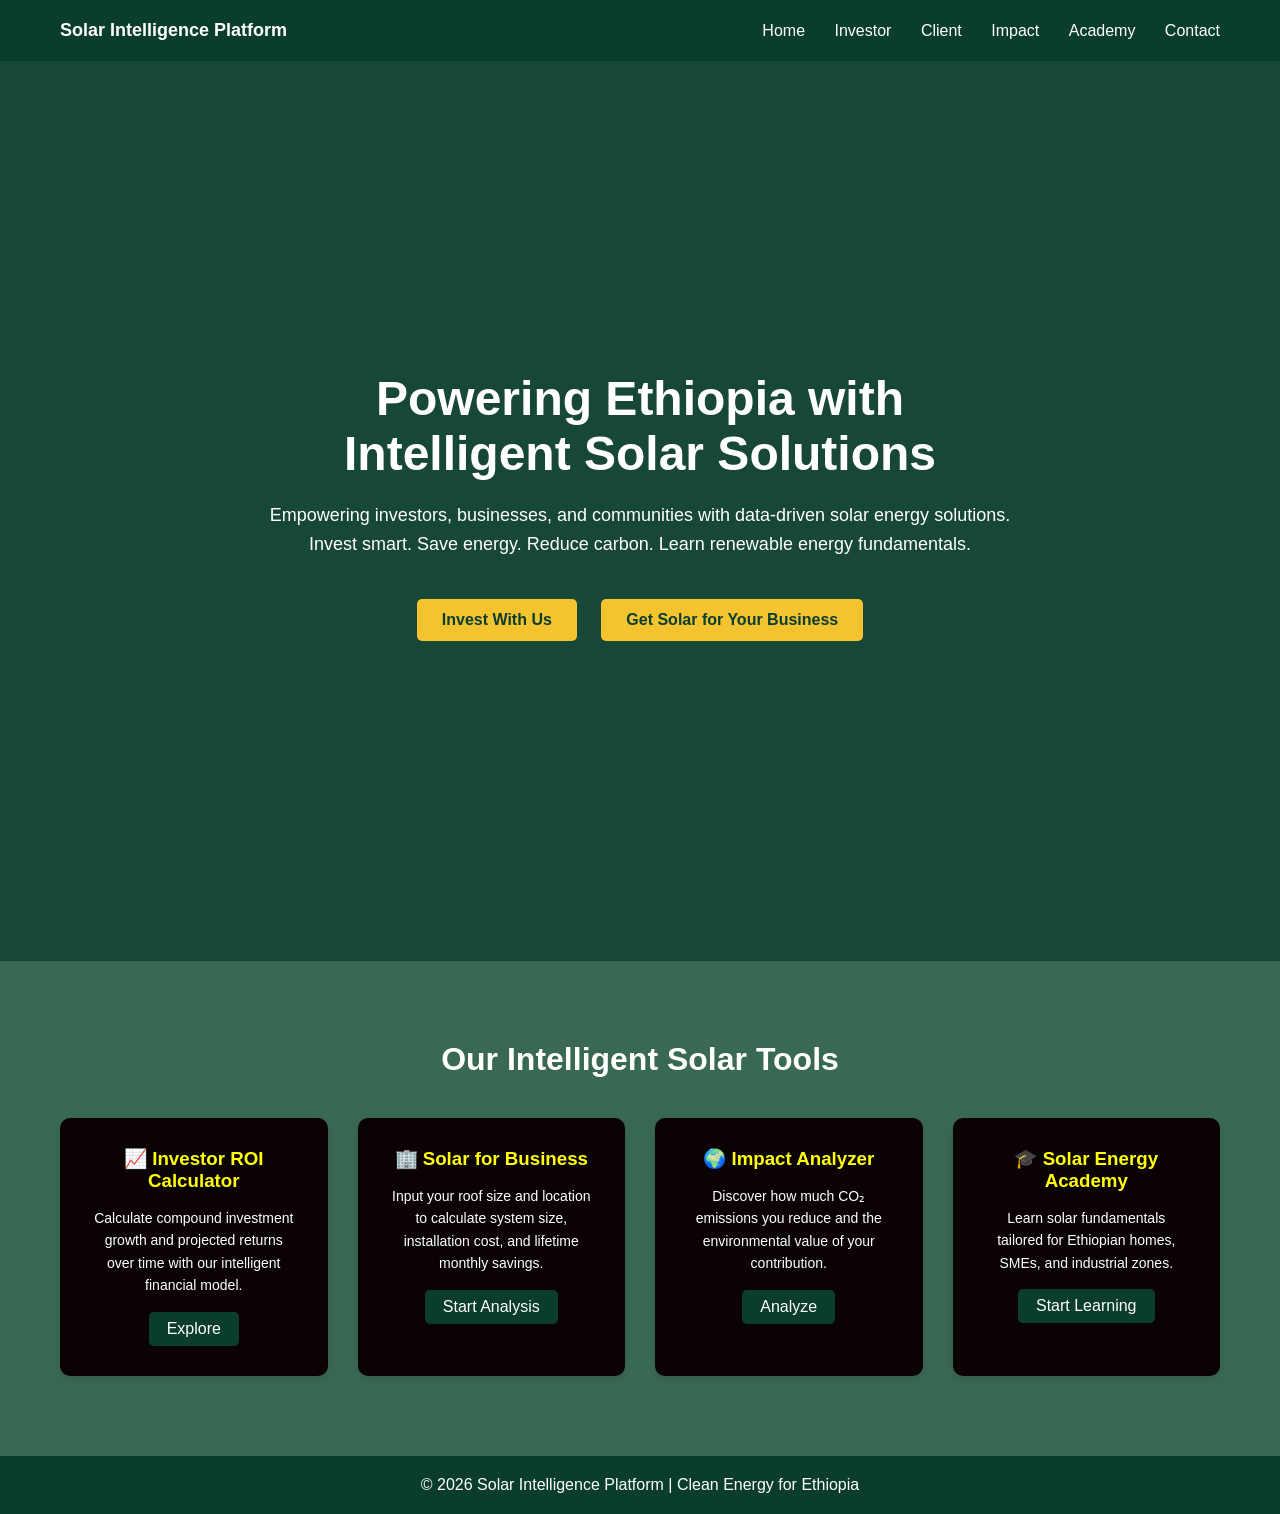
<file: index.html>
<!DOCTYPE html>
<html lang="en">
<head>
    <meta charset="UTF-8">
    <title>Solar Intelligence Platform</title>
    <meta name="viewport" content="width=device-width, initial-scale=1.0">
    
    <!-- CSS -->
    <link rel="stylesheet" href="css/style.css">
</head>

<body>

<!-- ================= HEADER ================= -->
<header>
    <div class="logo">Solar Intelligence Platform</div>

    <nav>
        <a href="index.html">Home</a>
        <a href="investor.html">Investor</a>
        <a href="client.html">Client</a>
        <a href="impact.html">Impact</a>
        <a href="academy.html">Academy</a>
        <a href="contact.html">Contact</a>
    </nav>
</header>


<!-- ================= HERO SECTION ================= -->
<section class="hero">

    <!-- Background Video -->
    <video autoplay muted loop playsinline class="background-video">
        <source src="video/video1.mp4" type="video/mp4">
    </video>

    <!-- Dark Overlay -->
    <div class="overlay"></div>

    <!-- Hero Content -->
    <div class="hero-content">
        <h1>Powering Ethiopia with Intelligent Solar Solutions</h1>
        <p>
            Empowering investors, businesses, and communities with data-driven solar energy solutions.
            Invest smart. Save energy. Reduce carbon. Learn renewable energy fundamentals.
        </p>

        <div class="hero-buttons">
            <a href="investor.html" class="btn">Invest With Us</a>
            <a href="client.html" class="btn">Get Solar for Your Business</a>
        </div>
    </div>

</section>


<!-- ================= FEATURES SECTION ================= -->
<section class="features">

    <h2>Our Intelligent Solar Tools</h2>

    <div class="feature-grid">

        <div class="feature-card">
            <h3>📈 Investor ROI Calculator</h3>
            <p>
                Calculate compound investment growth and projected returns
                over time with our intelligent financial model.
            </p>
            <a href="investor.html" class="btn-small">Explore</a>
        </div>

        <div class="feature-card">
            <h3>🏢 Solar for Business</h3>
            <p>
                Input your roof size and location to calculate system size,
                installation cost, and lifetime monthly savings.
            </p>
            <a href="client.html" class="btn-small">Start Analysis</a>
        </div>

        <div class="feature-card">
            <h3>🌍 Impact Analyzer</h3>
            <p>
                Discover how much CO₂ emissions you reduce and the
                environmental value of your contribution.
            </p>
            <a href="impact.html" class="btn-small">Analyze</a>
        </div>

        <div class="feature-card">
            <h3>🎓 Solar Energy Academy</h3>
            <p>
                Learn solar fundamentals tailored for Ethiopian homes,
                SMEs, and industrial zones.
            </p>
            <a href="academy.html" class="btn-small">Start Learning</a>
        </div>

    </div>

</section>


<!-- ================= FOOTER ================= -->
<footer>
    © 2026 Solar Intelligence Platform | Clean Energy for Ethiopia
</footer>


</body>
</html>
</file>
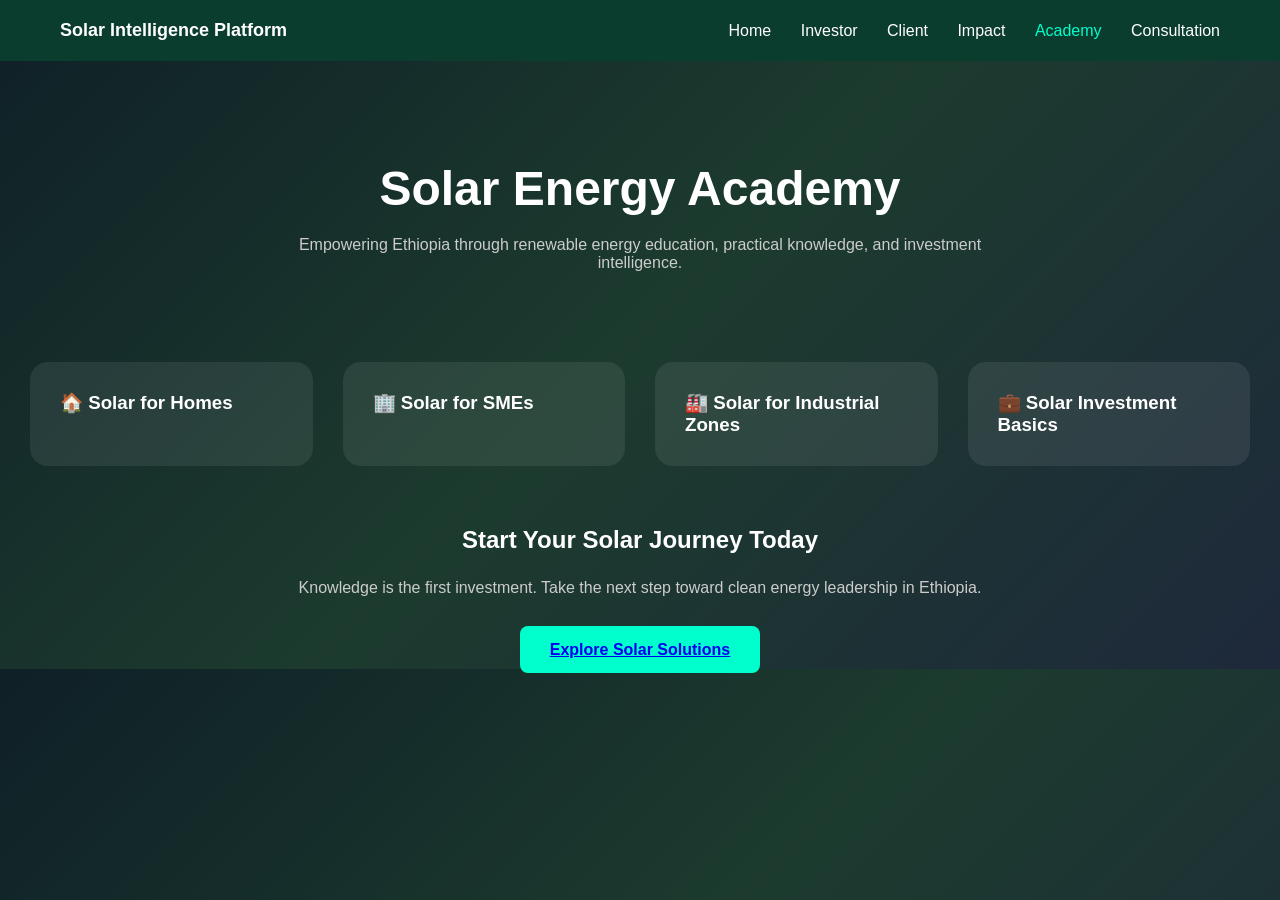
<file: academy.html>
<!DOCTYPE html>
<html lang="en">
<head>
    <meta charset="UTF-8">
    <title>Solar Academy | Solar Intelligence Platform</title>
    <meta name="viewport" content="width=device-width, initial-scale=1.0">

    <link rel="stylesheet" href="css/style.css">
</head>

<body class="academy-body">

<header>
    <div class="logo">Solar Intelligence Platform</div>
    <nav>
        <a href="index.html">Home</a>
        <a href="investor.html">Investor</a>
        <a href="client.html">Client</a>
        <a href="impact.html">Impact</a>
        <a href="academy.html" class="active">Academy</a>
        <a href="consultation.html">Consultation</a>
    </nav>
</header>

<section class="academy-hero">
    <h1>Solar Energy Academy</h1>
    <p>
        Empowering Ethiopia through renewable energy education,
        practical knowledge, and investment intelligence.
    </p>
</section>

<section class="academy-content">

    <div class="academy-grid">

        <div class="academy-card" onclick="toggleContent(this)">
            <h3>🏠 Solar for Homes</h3>
            <div class="academy-details">
                <ul>
                    <li>How residential solar systems work</li>
                    <li>Battery storage & backup systems</li>
                    <li>Reducing monthly electricity bills</li>
                    <li>Government policies & incentives</li>
                </ul>
            </div>
        </div>

        <div class="academy-card" onclick="toggleContent(this)">
            <h3>🏢 Solar for SMEs</h3>
            <div class="academy-details">
                <ul>
                    <li>Energy cost optimization strategies</li>
                    <li>ROI & financial modeling</li>
                    <li>Reducing diesel generator reliance</li>
                    <li>Long-term operational savings</li>
                </ul>
            </div>
        </div>

        <div class="academy-card" onclick="toggleContent(this)">
            <h3>🏭 Solar for Industrial Zones</h3>
            <div class="academy-details">
                <ul>
                    <li>Large-scale solar deployment</li>
                    <li>Grid integration & hybrid systems</li>
                    <li>Industrial load management</li>
                    <li>Energy independence strategy</li>
                </ul>
            </div>
        </div>

        <div class="academy-card" onclick="toggleContent(this)">
            <h3>💼 Solar Investment Basics</h3>
            <div class="academy-details">
                <ul>
                    <li>Understanding solar ROI</li>
                    <li>Carbon credits & ESG investing</li>
                    <li>Compound growth strategy</li>
                    <li>Long-term capital appreciation</li>
                </ul>
            </div>
        </div>

    </div>

</section>

<section class="academy-cta">
    <h2>Start Your Solar Journey Today</h2>
    <p>
        Knowledge is the first investment. Take the next step toward
        clean energy leadership in Ethiopia.
    </p>
    <a href="client.html" class="btn-glow big-btn">
        Explore Solar Solutions
    </a>
</section>

<script src="js/academy.js"></script>

</body>
</html>
</file>
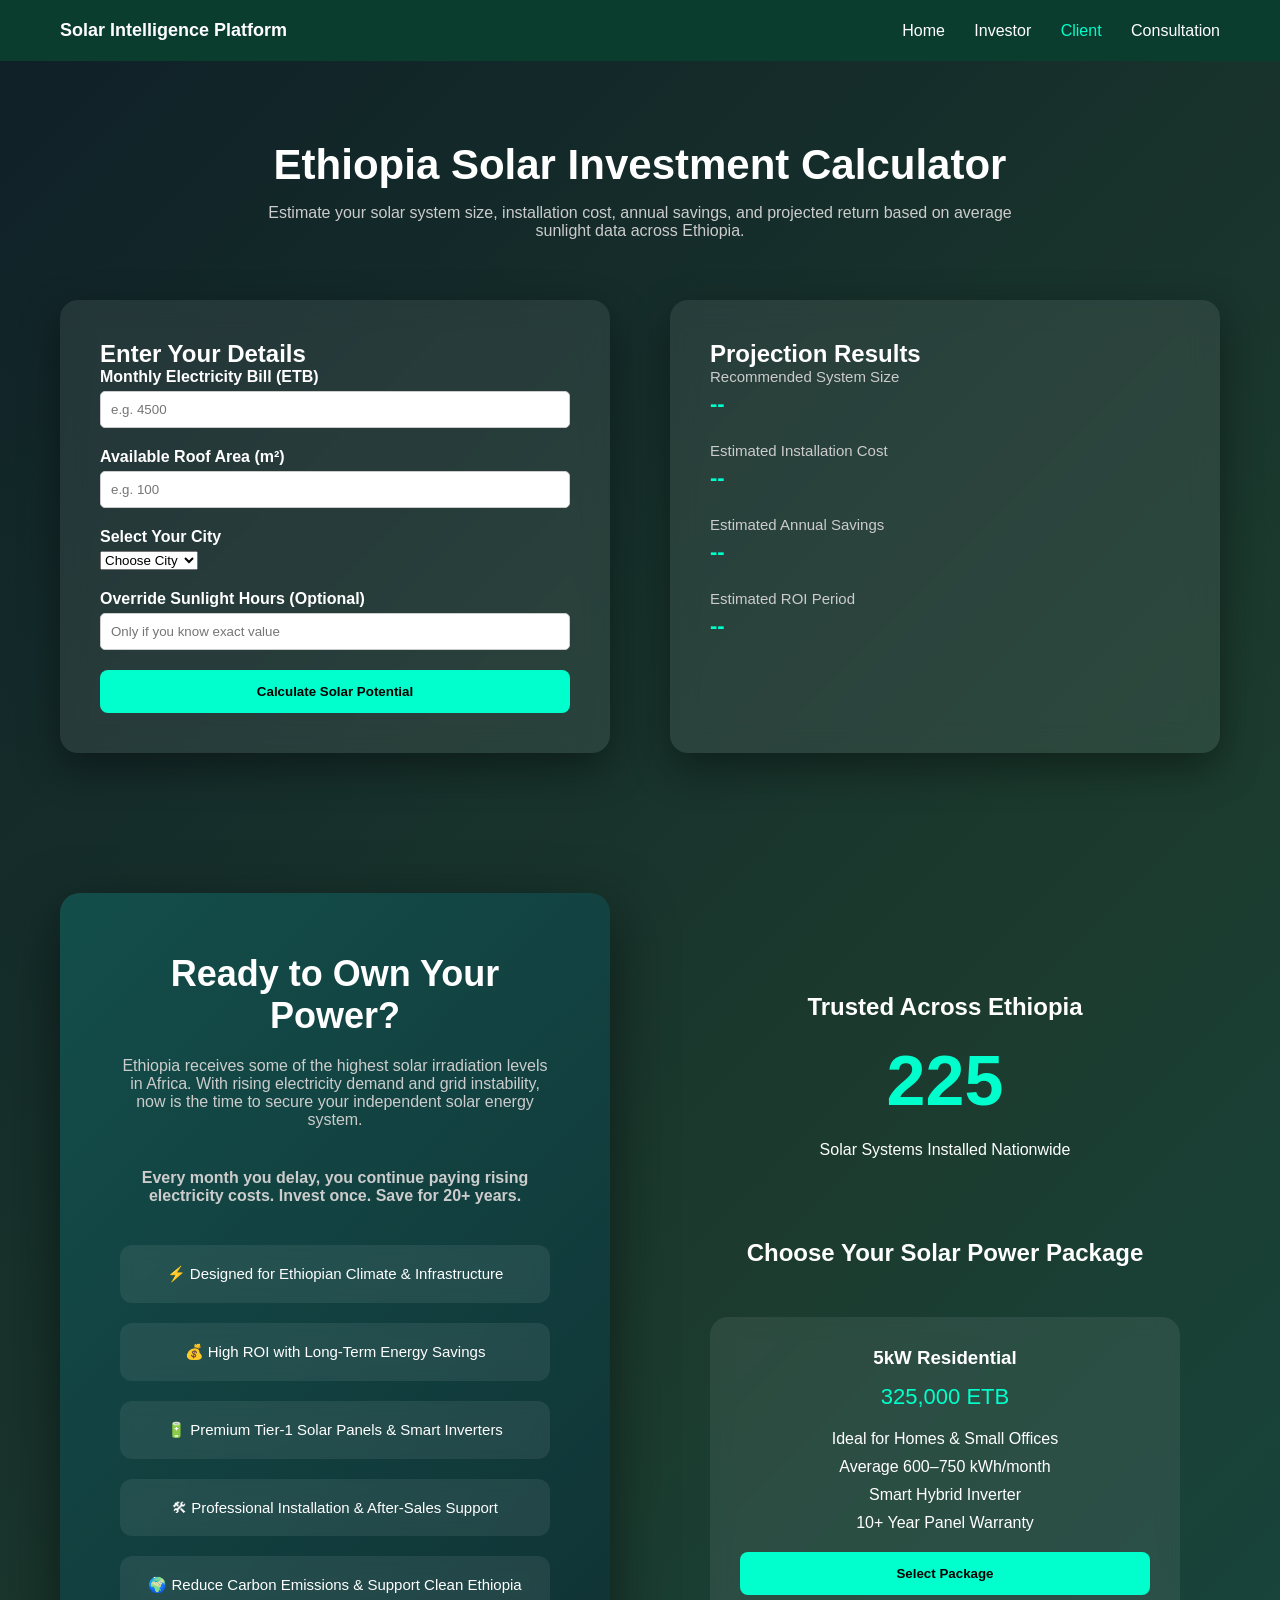
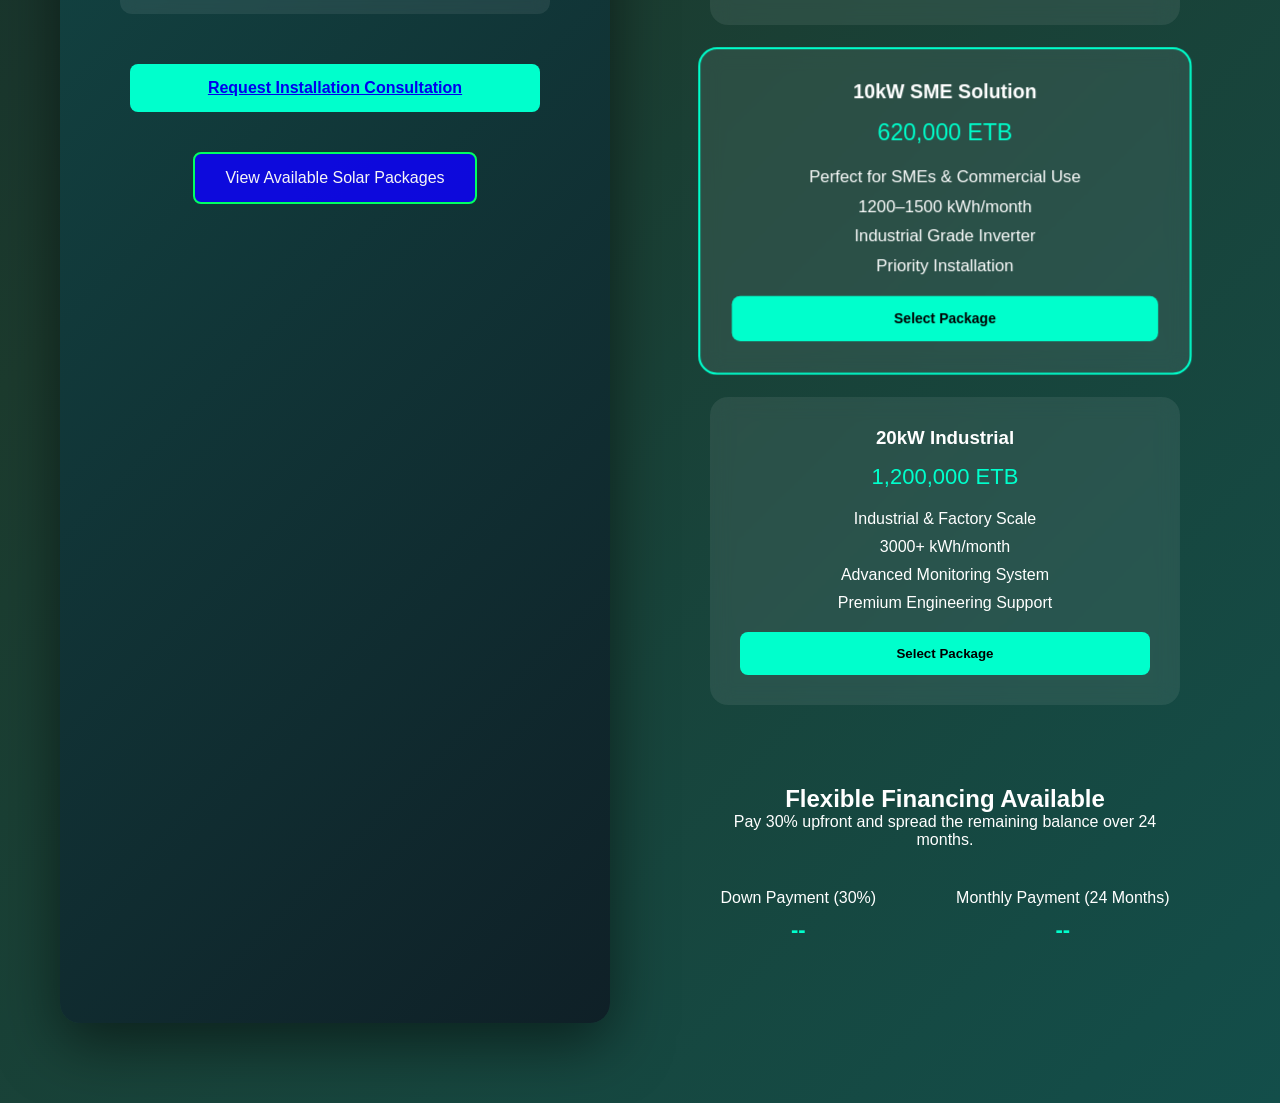
<file: client.html>
<!DOCTYPE html>
<html lang="en">
<head>
    <meta charset="UTF-8">
    <title>Client Solar Calculator | Solar Intelligence Platform</title>
    <meta name="viewport" content="width=device-width, initial-scale=1.0">

    <link rel="stylesheet" href="css/style.css">
</head>

<body class="client-body">

<header>
    <div class="logo">Solar Intelligence Platform</div>
    <nav>
        <a href="index.html">Home</a>
        <a href="investor.html">Investor</a>
        <a href="client.html" class="active">Client</a>
        <a href="consultation.html">Consultation</a>
    </nav>
</header>

<section class="client-section">

    <div class="client-header">
        <h1>Ethiopia Solar Investment Calculator</h1>
        <p>
            Estimate your solar system size, installation cost, annual savings,
            and projected return based on average sunlight data across Ethiopia.
        </p>
    </div>

    <div class="client-container">

        <!-- LEFT SIDE INPUT -->
        <div class="client-form-card">

            <h2>Enter Your Details</h2>

            <div class="input-group">
                <label>Monthly Electricity Bill (ETB)</label>
                <input type="number" id="bill" placeholder="e.g. 4500">
            </div>

            <div class="input-group">
                <label>Available Roof Area (m²)</label>
                <input type="number" id="roof" placeholder="e.g. 100">
            </div>

            <div class="input-group">
                <label>Select Your City</label>
                <select id="location" onchange="setSunlight()">
                    <option value="">Choose City</option>
                    <option value="Addis Ababa">Addis Ababa</option>
                    <option value="Dire Dawa">Dire Dawa</option>
                    <option value="Bahir Dar">Bahir Dar</option>
                    <option value="Hawassa">Hawassa</option>
                    <option value="Mekelle">Mekelle</option>
                    <option value="Adama">Adama</option>
                </select>
            </div>

            <div class="sun-info">
                <p id="avgSunlightText"></p>
            </div>

            <div class="input-group">
                <label>Override Sunlight Hours (Optional)</label>
                <input type="number" id="customSun" placeholder="Only if you know exact value">
            </div>

            <button onclick="calculateSolar()" class="btn-glow">
                Calculate Solar Potential
            </button>

        </div>

        <!-- RIGHT SIDE RESULTS -->
        <div class="client-results-card">

            <h2>Projection Results</h2>

            <div class="result-item">
                <span>Recommended System Size</span>
                <strong id="systemSize">--</strong>
            </div>

            <div class="result-item">
                <span>Estimated Installation Cost</span>
                <strong id="installCost">--</strong>
            </div>

            <div class="result-item">
                <span>Estimated Annual Savings</span>
                <strong id="annualSavings">--</strong>
            </div>

            <div class="result-item">
                <span>Estimated ROI Period</span>
                <strong id="roiYears">--</strong>
            </div>

        </div>
<div class="client-cta">

    <h2>Ready to Own Your Power?</h2>

    <p>
        Ethiopia receives some of the highest solar irradiation levels in Africa.
        With rising electricity demand and grid instability, now is the time to
        secure your independent solar energy system.
    </p>
    <p class="urgency-text">
    Every month you delay, you continue paying rising electricity costs.
    Invest once. Save for 20+ years.
</p>


    <div class="usp-list">
        <div class="usp-item">
            ⚡ Designed for Ethiopian Climate & Infrastructure
        </div>
        <div class="usp-item">
            💰 High ROI with Long-Term Energy Savings
        </div>
        <div class="usp-item">
            🔋 Premium Tier-1 Solar Panels & Smart Inverters
        </div>
        <div class="usp-item">
            🛠 Professional Installation & After-Sales Support
        </div>
        <div class="usp-item">
            🌍 Reduce Carbon Emissions & Support Clean Ethiopia
        </div>
    </div>

    <div class="cta-buttons">
        <a href="consultation.html" class="btn-glow big-btn">
            Request Installation Consultation
        </a>

        <a href="#" class="btn-outline big-btn">
            View Available Solar Packages
        </a>
    </div>

</div>
<section class="sales-engine">

    <!-- INSTALL COUNTER -->
    <div class="install-counter">
        <h2>Trusted Across Ethiopia</h2>
        <div class="counter-number" id="installCounter">0</div>
        <p>Solar Systems Installed Nationwide</p>
    </div>

    <!-- PRODUCT PACKAGES -->
    <div class="packages-section">

        <h2>Choose Your Solar Power Package</h2>

        <div class="packages-grid">

            <div class="package-card">
                <h3>5kW Residential</h3>
                <p class="price">325,000 ETB</p>
                <ul>
                    <li>Ideal for Homes & Small Offices</li>
                    <li>Average 600–750 kWh/month</li>
                    <li>Smart Hybrid Inverter</li>
                    <li>10+ Year Panel Warranty</li>
                </ul>
                <button onclick="selectPackage(325000)" class="btn-glow">
                    Select Package
                </button>
            </div>

            <div class="package-card featured">
                <h3>10kW SME Solution</h3>
                <p class="price">620,000 ETB</p>
                <ul>
                    <li>Perfect for SMEs & Commercial Use</li>
                    <li>1200–1500 kWh/month</li>
                    <li>Industrial Grade Inverter</li>
                    <li>Priority Installation</li>
                </ul>
                <button onclick="selectPackage(620000)" class="btn-glow">
                    Select Package
                </button>
            </div>

            <div class="package-card">
                <h3>20kW Industrial</h3>
                <p class="price">1,200,000 ETB</p>
                <ul>
                    <li>Industrial & Factory Scale</li>
                    <li>3000+ kWh/month</li>
                    <li>Advanced Monitoring System</li>
                    <li>Premium Engineering Support</li>
                </ul>
                <button onclick="selectPackage(1200000)" class="btn-glow">
                    Select Package
                </button>
            </div>

        </div>
    </div>

    <!-- FINANCING CALCULATOR -->
    <div class="financing-section">

        <h2>Flexible Financing Available</h2>
        <p>Pay 30% upfront and spread the remaining balance over 24 months.</p>

        <div class="finance-result">
            <div>
                <span>Down Payment (30%)</span>
                <strong id="downPayment">--</strong>
            </div>
            <div>
                <span>Monthly Payment (24 Months)</span>
                <strong id="monthlyPayment">--</strong>
            </div>
        </div>

    </div>

</section>

    </div>

</section>

<script src="js/client.js"></script>

</body>
</html>
</file>
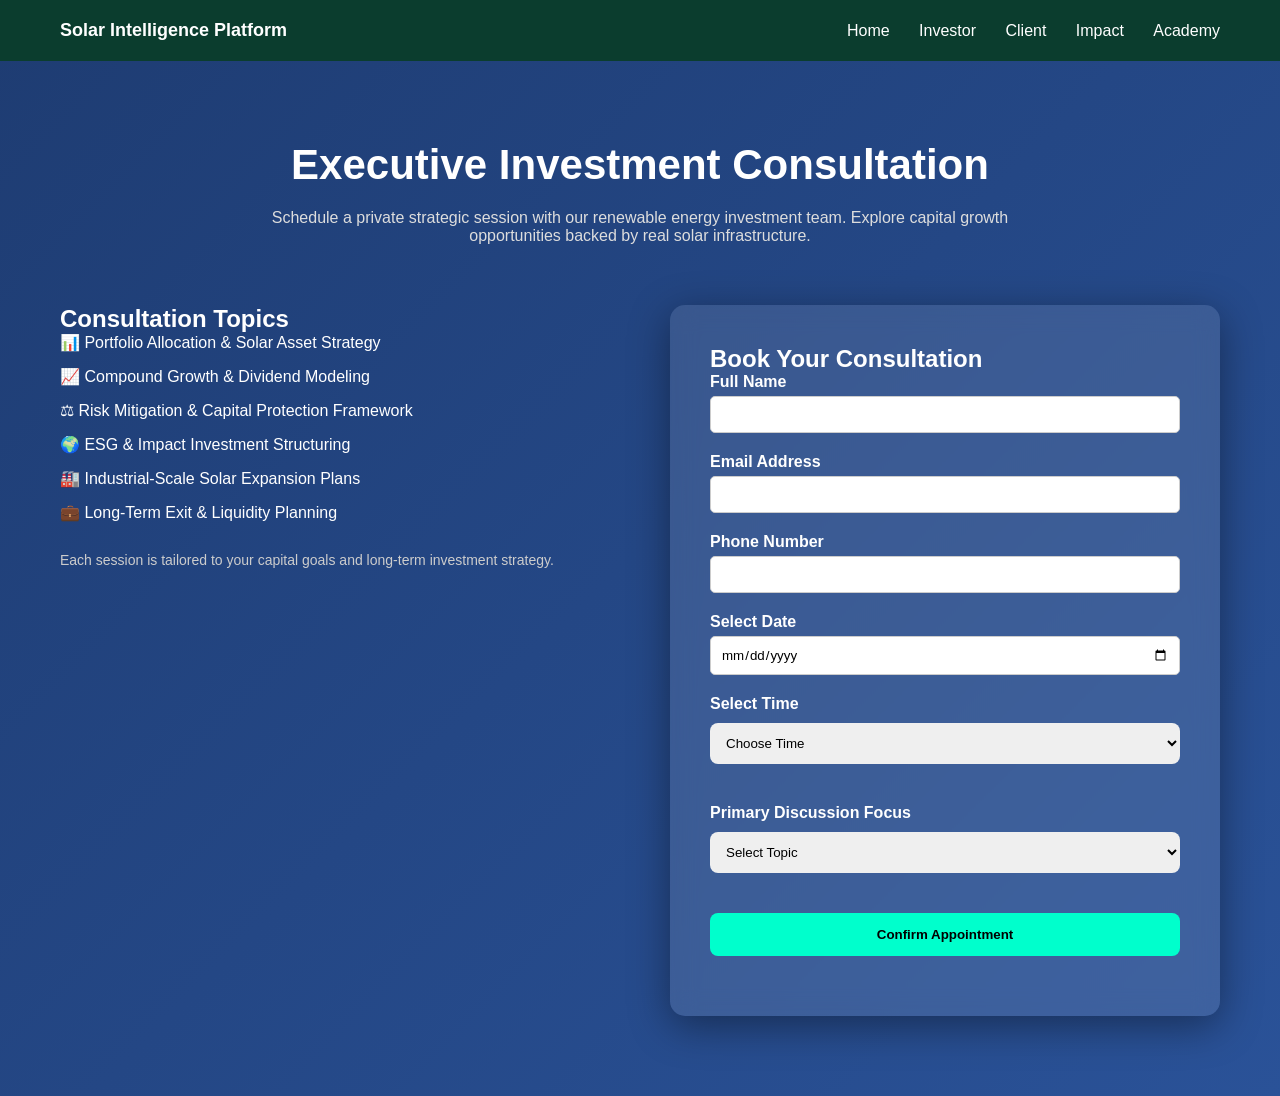
<file: consultation.html>
<!DOCTYPE html>
<html lang="en">
<head>
    <meta charset="UTF-8">
    <title>Schedule Consultation | Solar Intelligence Platform</title>
    <meta name="viewport" content="width=device-width, initial-scale=1.0">

    <link rel="stylesheet" href="css/style.css">
</head>

<body class="consult-body">

<header>
    <div class="logo">Solar Intelligence Platform</div>
    <nav>
        <a href="index.html">Home</a>
        <a href="investor.html">Investor</a>
        <a href="client.html">Client</a>
        <a href="impact.html">Impact</a>
        <a href="academy.html">Academy</a>
    </nav>
</header>

<section class="consult-section">

    <div class="consult-header">
        <h1>Executive Investment Consultation</h1>
        <p>
            Schedule a private strategic session with our renewable energy investment team.
            Explore capital growth opportunities backed by real solar infrastructure.
        </p>
    </div>

    <div class="consult-container">

        <!-- LEFT SIDE - CONSULTATION TOPICS -->
        <div class="consult-info">

            <h2>Consultation Topics</h2>

            <ul>
                <li>📊 Portfolio Allocation & Solar Asset Strategy</li>
                <li>📈 Compound Growth & Dividend Modeling</li>
                <li>⚖ Risk Mitigation & Capital Protection Framework</li>
                <li>🌍 ESG & Impact Investment Structuring</li>
                <li>🏭 Industrial-Scale Solar Expansion Plans</li>
                <li>💼 Long-Term Exit & Liquidity Planning</li>
            </ul>

            <p class="consult-note">
                Each session is tailored to your capital goals and long-term investment strategy.
            </p>

        </div>

        <!-- RIGHT SIDE - FORM -->
        <div class="consult-form-card">

            <h2>Book Your Consultation</h2>

            <form id="consultForm">

                <div class="input-group">
                    <label>Full Name</label>
                    <input type="text" id="cname" required>
                </div>

                <div class="input-group">
                    <label>Email Address</label>
                    <input type="email" id="cemail" required>
                </div>

                <div class="input-group">
                    <label>Phone Number</label>
                    <input type="tel" id="cphone" required>
                </div>

                <div class="input-group">
                    <label>Select Date</label>
                    <input type="date" id="cdate" required>
                </div>

                <div class="input-group">
                    <label>Select Time</label>
                    <select id="ctime" required>
                        <option value="">Choose Time</option>
                        <option>09:00 AM</option>
                        <option>11:00 AM</option>
                        <option>02:00 PM</option>
                        <option>04:00 PM</option>
                    </select>
                </div>

                <div class="input-group">
                    <label>Primary Discussion Focus</label>
                    <select id="ctopic" required>
                        <option value="">Select Topic</option>
                        <option>Investment Growth Strategy</option>
                        <option>Portfolio Diversification</option>
                        <option>Large Scale Capital Deployment</option>
                        <option>Industrial Solar Investment</option>
                        <option>ESG Impact Structuring</option>
                    </select>
                </div>

                <button type="submit" class="btn-glow">
                    Confirm Appointment
                </button>

            </form>

            <div id="consultMessage"></div>

        </div>

    </div>

</section>

<script src="js/consultation.js"></script>

</body>
</html>
</file>
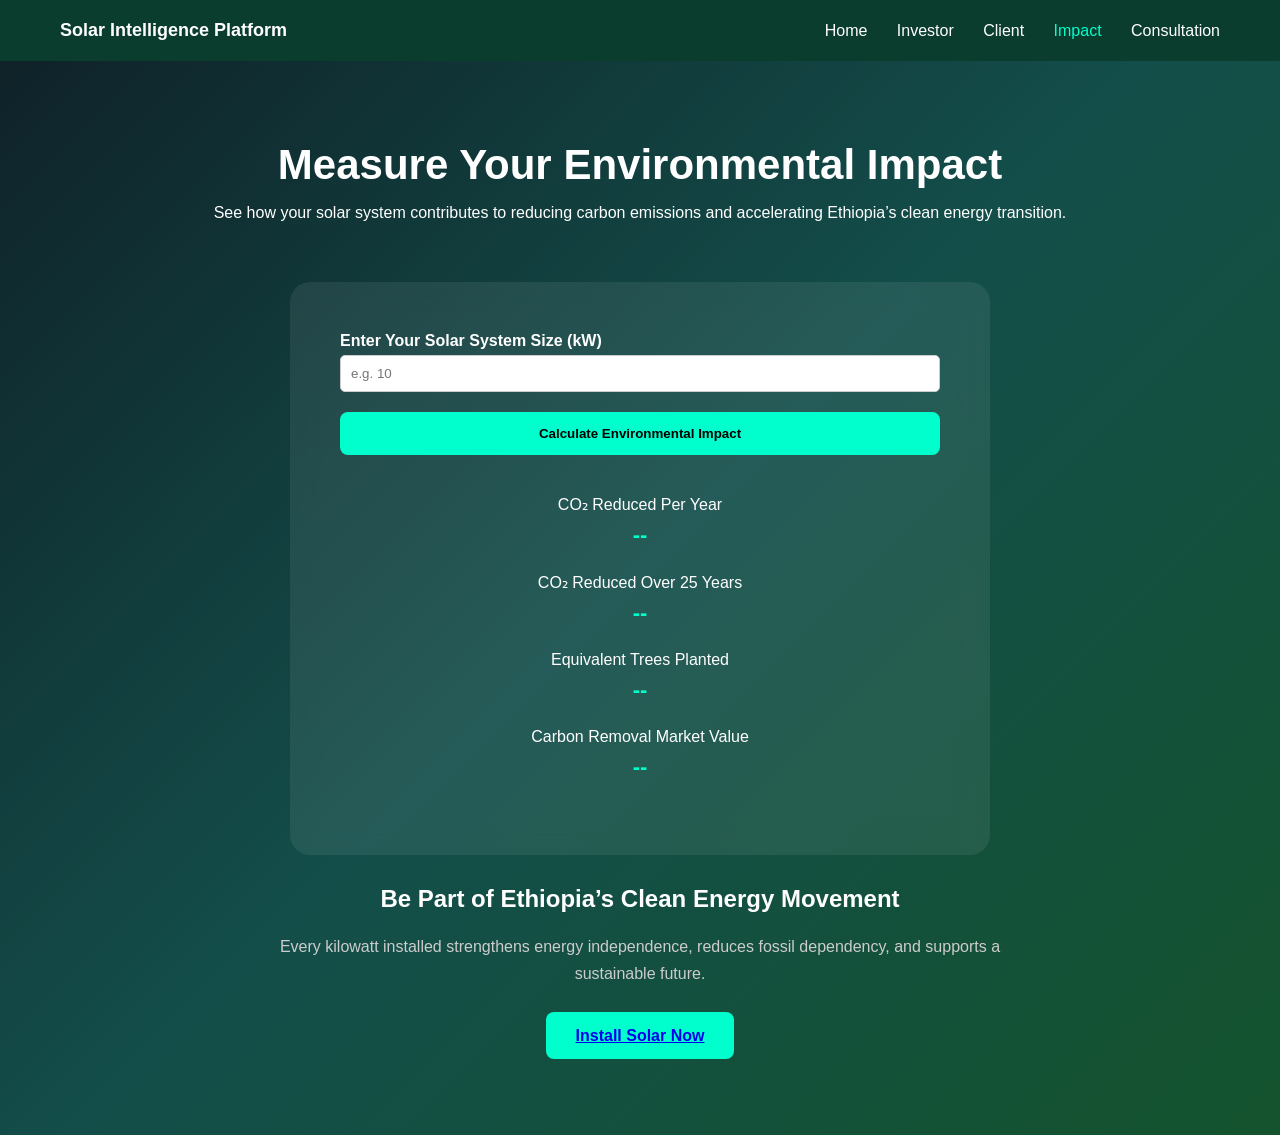
<file: impact.html>
<!DOCTYPE html>
<html lang="en">
<head>
    <meta charset="UTF-8">
    <title>Environmental Impact | Solar Intelligence Platform</title>
    <meta name="viewport" content="width=device-width, initial-scale=1.0">

    <link rel="stylesheet" href="css/style.css">
</head>

<body class="impact-body">

<header>
    <div class="logo">Solar Intelligence Platform</div>
    <nav>
        <a href="index.html">Home</a>
        <a href="investor.html">Investor</a>
        <a href="client.html">Client</a>
        <a href="impact.html" class="active">Impact</a>
        <a href="consultation.html">Consultation</a>
    </nav>
</header>

<section class="impact-section">

    <div class="impact-header">
        <h1>Measure Your Environmental Impact</h1>
        <p>
            See how your solar system contributes to reducing carbon emissions
            and accelerating Ethiopia’s clean energy transition.
        </p>
    </div>

    <div class="impact-calculator">

        <div class="input-group">
            <label>Enter Your Solar System Size (kW)</label>
            <input type="number" id="systemInput" placeholder="e.g. 10">
        </div>

        <button onclick="calculateImpact()" class="btn-glow">
            Calculate Environmental Impact
        </button>

        <div class="impact-results">

            <div class="impact-item">
                <span>CO₂ Reduced Per Year</span>
                <strong id="co2Year">--</strong>
            </div>

            <div class="impact-item">
                <span>CO₂ Reduced Over 25 Years</span>
                <strong id="co225">--</strong>
            </div>

            <div class="impact-item">
                <span>Equivalent Trees Planted</span>
                <strong id="trees">--</strong>
            </div>

            <div class="impact-item">
                <span>Carbon Removal Market Value</span>
                <strong id="carbonValue">--</strong>
            </div>

        </div>

    </div>

    <div class="impact-cta">
        <h2>Be Part of Ethiopia’s Clean Energy Movement</h2>
        <p>
            Every kilowatt installed strengthens energy independence,
            reduces fossil dependency, and supports a sustainable future.
        </p>
        <a href="client.html" class="btn-glow big-btn">
            Install Solar Now
        </a>
    </div>

</section>

<script src="js/impact.js"></script>

</body>
</html>
</file>
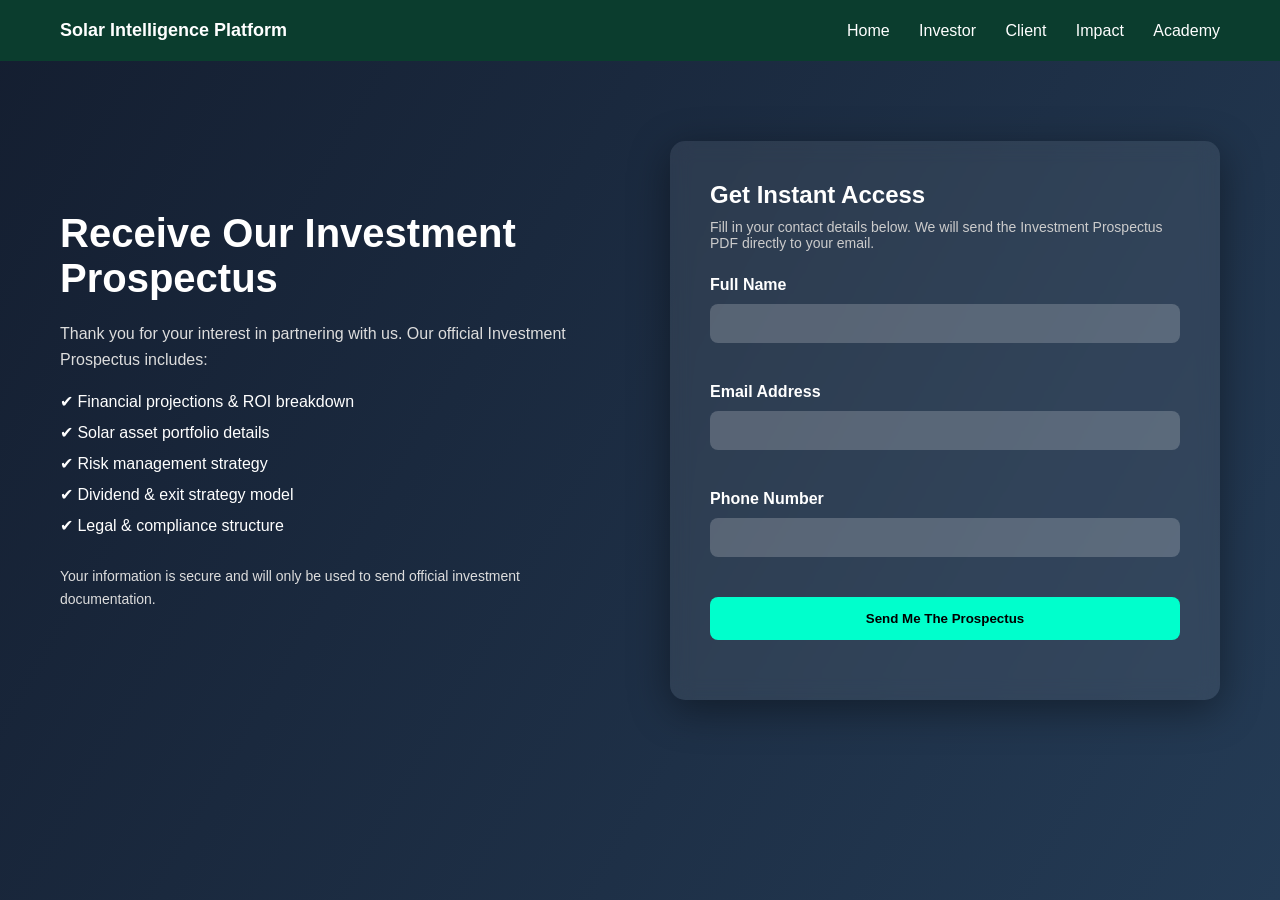
<file: proposal.html>
<!DOCTYPE html>
<html lang="en">
<head>
    <meta charset="UTF-8">
    <title>Request Investment Prospectus | Solar Intelligence Platform</title>
    <meta name="viewport" content="width=device-width, initial-scale=1.0">

    <link rel="stylesheet" href="css/style.css">
</head>

<body class="proposal-body">

<header>
    <div class="logo">Solar Intelligence Platform</div>
    <nav>
        <a href="index.html">Home</a>
        <a href="investor.html">Investor</a>
        <a href="client.html">Client</a>
        <a href="impact.html">Impact</a>
        <a href="academy.html">Academy</a>
    </nav>
</header>

<section class="proposal-section">

    <div class="proposal-container">

        <div class="proposal-left">
            <h1>Receive Our Investment Prospectus</h1>
            <p>
                Thank you for your interest in partnering with us.
                Our official Investment Prospectus includes:
            </p>

            <ul>
                <li>✔ Financial projections & ROI breakdown</li>
                <li>✔ Solar asset portfolio details</li>
                <li>✔ Risk management strategy</li>
                <li>✔ Dividend & exit strategy model</li>
                <li>✔ Legal & compliance structure</li>
            </ul>

            <p class="secure-note">
                Your information is secure and will only be used
                to send official investment documentation.
            </p>
        </div>

        <div class="proposal-form-card">

            <h2>Get Instant Access</h2>
            <p class="form-subtitle">
                Fill in your contact details below.
                We will send the Investment Prospectus PDF directly to your email.
            </p>

            <form id="proposalForm">

                <div class="input-group">
                    <label>Full Name</label>
                    <input type="text" id="name" required>
                </div>

                <div class="input-group">
                    <label>Email Address</label>
                    <input type="email" id="email" required>
                </div>

                <div class="input-group">
                    <label>Phone Number</label>
                    <input type="tel" id="phone" required>
                </div>

                <button type="submit" class="btn-glow">
                    Send Me The Prospectus
                </button>

            </form>

            <div id="confirmationMessage"></div>

        </div>

    </div>

</section>

<script src="js/proposal.js"></script>

</body>
</html>
</file>
<file: css/style.css>
/* ================= GLOBAL ================= */
* {
    margin: 0;
    padding: 0;
    box-sizing: border-box;
}

body {
    font-family: Arial, Helvetica, sans-serif;
    background-color: hsla(152, 100%, 12%, 0.773);
    color: #ffffff;
}

/* ================= HEADER ================= */
header {
    background: #0b3d2e;
    color: white;
    padding: 20px 60px;
    display: flex;
    justify-content: space-between;
    align-items: center;
}

.logo {
    font-weight: bold;
    font-size: 20px;
}

nav a {
    color: white;
    text-decoration: none;
    margin-left: 20px;
    font-weight: 500;
    transition: 0.3s;
}

nav a:hover {
    color: #f4c430;
}

/* ================= HERO SECTION ================= */
.hero {
    position: relative;
    height: 100vh;
    overflow: hidden;
    display: flex;
    align-items: center;
    justify-content: center;
    text-align: center;
    color: white;
}

/* Background Video */
.background-video {
    position: absolute;
    top: 50%;
    left: 50%;
    min-width: 100%;
    min-height: 100%;
    transform: translate(-50%, -50%);
    object-fit: cover;
    z-index: -2;
}

/* Overlay */
.overlay {
    position: absolute;
    top: 0;
    left: 0;
    width: 100%;
    height: 100%;
    background: rgba(11, 61, 46, 0.75);
    z-index: -1;
}

/* Hero Content */
.hero-content {
    max-width: 800px;
    padding: 20px;
}

.hero-content h1 {
    font-size: 48px;
    margin-bottom: 20px;
}

.hero-content p {
    font-size: 18px;
    margin-bottom: 30px;
    line-height: 1.6;
}

/* Buttons */
.btn {
    background: #f4c430;
    color: #0b3d2e;
    padding: 12px 25px;
    text-decoration: none;
    border-radius: 5px;
    font-weight: bold;
    margin: 10px;
    display: inline-block;
    transition: 0.3s;
}

.btn:hover {
    background: #e0b42c;
    box-shadow: 0 0 25px #ffff00;
    transform: scale(1.05);
}

.btn-small {
    background: #0b3d2e;
    color: rgb(255, 255, 255);
    padding: 8px 18px;
    text-decoration: none;
    border-radius: 5px;
    display: inline-block;
    margin-top: 15px;
    transition: 0.3s;
}

.btn-small:hover {
    background: #145c45;
}

/* ================= FEATURES ================= */
.features {
    padding: 80px 60px;
    text-align: center;
}

.features h2 {
    margin-bottom: 40px;
    font-size: 32px;
}

.feature-grid {
    display: grid;
    grid-template-columns: repeat(auto-fit, minmax(250px, 1fr));
    gap: 30px;
}

.feature-card {
    background: rgb(11, 3, 3);
    padding: 30px;
    border-radius: 10px;
    box-shadow: 0px 4px 12px rgba(0,0,0,0.1);
    transition: 0.3s;
}

.feature-card:hover {
    transform: translateY(-5px);
}

.feature-card h3 {
    margin-bottom: 15px;
    color: #ffff08;
}

.feature-card p {
    font-size: 14px;
    line-height: 1.6;
}

/* ================= FOOTER ================= */
footer {
    background: #0b3d2e;
    color: white;
    text-align: center;
    padding: 20px;
}

/* ================= RESPONSIVE ================= */
@media (max-width: 768px) {
    header {
        flex-direction: column;
        text-align: center;
    }

    nav {
        margin-top: 10px;
    }

    .hero-content h1 {
        font-size: 30px;
    }

    .features {
        padding: 50px 20px;
    }
}
/* ================= PAGE SECTION ================= */
.page-section {
    padding: 80px 60px;
    text-align: center;
}

.subtitle {
    margin-bottom: 40px;
    color: #555;
}

/* ================= CALCULATOR ================= */
.calculator {
    max-width: 500px;
    margin: auto;
    background: white;
    padding: 30px;
    border-radius: 10px;
    box-shadow: 0px 4px 12px rgba(0,0,0,0.1);
}

.input-group {
    margin-bottom: 20px;
    text-align: left;
}

.input-group label {
    display: block;
    margin-bottom: 5px;
    font-weight: bold;
}

.input-group input {
    width: 100%;
    padding: 10px;
    border-radius: 5px;
    border: 1px solid #ccc;
}

/* ================= RESULTS ================= */
.result-box {
    margin-top: 40px;
    background: #f4f7f9;
    padding: 20px;
    border-radius: 10px;
}

table {
    width: 100%;
    margin-top: 20px;
    border-collapse: collapse;
}

table, th, td {
    border: 1px solid #ddd;
}

th, td {
    padding: 10px;
}

th {
    background: #0b3d2e;
    color: white;
}
/* ================= INVESTOR FUTURISTIC ================= */

.investor-body {
    background: linear-gradient(135deg, #0f2027, #203a43, #2c5364);
    color: white;
    min-height: 100vh;
}

.investor-section {
    padding: 80px 60px;
    text-align: center;
}

.investor-title {
    font-size: 42px;
    margin-bottom: 10px;
}

.investor-subtitle {
    margin-bottom: 50px;
    color: #ccc;
}

.investor-grid {
    display: grid;
    grid-template-columns: 1fr 1fr;
    gap: 40px;
}

/* Glass Card */
.glass-card {
    background: rgba(255, 255, 255, 0.1);
    border-radius: 15px;
    padding: 30px;
    backdrop-filter: blur(12px);
    box-shadow: 0 8px 32px rgba(0,0,0,0.3);
}

/* Inputs */
.glass-card input {
    width: 100%;
    padding: 12px;
    margin-top: 5px;
    margin-bottom: 20px;
    border-radius: 8px;
    border: none;
    background: rgba(255,255,255,0.2);
    color: white;
}

.glass-card input::placeholder {
    color: #ddd;
}

/* Glowing Button */
.btn-glow {
    width: 100%;
    padding: 14px;
    background: #00ffcc;
    border: none;
    border-radius: 8px;
    font-weight: bold;
    cursor: pointer;
    transition: 0.3s;
}

.btn-glow:hover {
    box-shadow: 0 0 20px #e1ff00;
    transform: scale(1.05);
}

/* Result */
.result-card {
    text-align: left;
}

.result-card h2 {
    margin-bottom: 15px;
}

.result-card p {
    margin-bottom: 8px;
    font-size: 16px;
}

canvas {
    margin-top: 20px;
}

/* Responsive */
@media(max-width: 900px){
    .investor-grid {
        grid-template-columns: 1fr;
    }
}
/* ================= INVESTMENT CTA ================= */

.investment-cta {
    margin-top: 40px;
    padding-top: 30px;
    border-top: 1px solid rgba(255,255,255,0.2);
    text-align: center;
}

.investment-cta h2 {
    margin-bottom: 15px;
    font-size: 24px;
}

.investment-cta p {
    margin-bottom: 25px;
    color: #ddd;
    font-size: 14px;
}

.cta-buttons {
    display: flex;
    justify-content: center;
    gap: 20px;
    flex-wrap: wrap;
}

/* Primary Button */
.btn-primary {
    background: #00ff44;
    color: #000;
    padding: 12px 24px;
    border-radius: 8px;
    text-decoration: none;
    font-weight: bold;
    transition: 0.3s;
}

.btn-primary:hover {
    box-shadow: 0 0 25px #ffff00;
    transform: scale(1.05);
}

/* Outline Button */
.btn-outline {
    background: #0d00ffd2;
    border: 2px solid #00ff62;
    color: #f6f6f6;
    padding: 10px 22px;
    border-radius: 8px;
    text-decoration: none;
    transition: 0.3s;
}

.btn-outline:hover {
    background: #95ff00;
    color: black;
}

/* ================= PROPOSAL PAGE ================= */

.proposal-body {
    background: linear-gradient(120deg, #141e30, #243b55);
    color: white;
    min-height: 100vh;
}

.proposal-section {
    padding: 80px 60px;
}

.proposal-container {
    display: grid;
    grid-template-columns: 1fr 1fr;
    gap: 60px;
    align-items: center;
}

/* LEFT CONTENT */
.proposal-left h1 {
    font-size: 40px;
    margin-bottom: 20px;
}

.proposal-left p {
    margin-bottom: 20px;
    line-height: 1.6;
    color: #ddd;
}

.proposal-left ul {
    list-style: none;
    padding: 0;
}

.proposal-left li {
    margin-bottom: 12px;
    font-size: 16px;
}

.secure-note {
    margin-top: 30px;
    font-size: 14px;
    color: #aaa;
}

/* FORM CARD */
.proposal-form-card {
    background: rgba(255,255,255,0.08);
    padding: 40px;
    border-radius: 15px;
    backdrop-filter: blur(10px);
    box-shadow: 0 10px 40px rgba(0,0,0,0.4);
}

.proposal-form-card h2 {
    margin-bottom: 10px;
}

.form-subtitle {
    margin-bottom: 25px;
    font-size: 14px;
    color: #ccc;
}

.proposal-form-card input {
    width: 100%;
    padding: 12px;
    margin-top: 5px;
    margin-bottom: 20px;
    border-radius: 8px;
    border: none;
    background: rgba(255,255,255,0.2);
    color: white;
}

.proposal-form-card input:focus {
    outline: none;
    box-shadow: 0 0 10px #00ffcc;
}

/* Confirmation */
#confirmationMessage {
    margin-top: 20px;
    font-size: 14px;
    color: #00ffcc;
}

/* Responsive */
@media(max-width: 900px){
    .proposal-container {
        grid-template-columns: 1fr;
    }
}
/* ================= CONSULTATION PAGE ================= */

.consult-body {
    background: linear-gradient(135deg, #1e3c72, #2a5298);
    color: white;
}

.consult-section {
    padding: 80px 60px;
}

.consult-header {
    text-align: center;
    margin-bottom: 60px;
}

.consult-header h1 {
    font-size: 42px;
    margin-bottom: 20px;
}

.consult-header p {
    max-width: 800px;
    margin: auto;
    color: #ddd;
}

/* Layout */
.consult-container {
    display: grid;
    grid-template-columns: 1fr 1fr;
    gap: 60px;
}

/* LEFT SIDE */
.consult-info ul {
    list-style: none;
    padding: 0;
}

.consult-info li {
    margin-bottom: 15px;
    font-size: 16px;
}

.consult-note {
    margin-top: 30px;
    font-size: 14px;
    color: #ccc;
}

/* FORM CARD */
.consult-form-card {
    background: rgba(255,255,255,0.1);
    padding: 40px;
    border-radius: 15px;
    backdrop-filter: blur(12px);
    box-shadow: 0 10px 40px rgba(0,0,0,0.4);
}

.consult-form-card select {
    width: 100%;
    padding: 12px;
    margin-top: 5px;
    margin-bottom: 20px;
    border-radius: 8px;
    border: none;
}

#consultMessage {
    margin-top: 20px;
    color: #00ffcc;
    font-weight: bold;
}

/* Responsive */
@media(max-width: 900px){
    .consult-container {
        grid-template-columns: 1fr;
    }
}
/* ================= CLIENT SOLAR CALCULATOR ================= */

.client-body {
    background: linear-gradient(135deg, #0f2027, #1c3b2e, #134e4a);
    color: white;
}

.client-section {
    padding: 80px 60px;
}

.client-header {
    text-align: center;
    margin-bottom: 60px;
}

.client-header h1 {
    font-size: 42px;
    margin-bottom: 15px;
}

.client-header p {
    max-width: 800px;
    margin: auto;
    color: #ccc;
}

.client-container {
    display: grid;
    grid-template-columns: 1fr 1fr;
    gap: 60px;
}

.client-form-card,
.client-results-card {
    background: rgba(255,255,255,0.08);
    padding: 40px;
    border-radius: 18px;
    backdrop-filter: blur(14px);
    box-shadow: 0 15px 40px rgba(0,0,0,0.4);
}

.sun-info {
    margin-bottom: 20px;
    font-size: 14px;
    color: #00ffcc;
}

.result-item {
    margin-bottom: 25px;
}

.result-item span {
    font-size: 15px;
    color: #ccc;
}

.result-item strong {
    display: block;
    font-size: 22px;
    margin-top: 5px;
    color: #00ffcc;
}

@media(max-width: 900px){
    .client-container {
        grid-template-columns: 1fr;
    }
}
/* ================= CLIENT CTA SECTION ================= */

.client-cta {
    margin-top: 80px;
    padding: 60px;
    text-align: center;
    background: linear-gradient(135deg, #134e4a, #0f2027);
    border-radius: 20px;
    box-shadow: 0 20px 60px rgba(0,0,0,0.5);
}

.client-cta h2 {
    font-size: 36px;
    margin-bottom: 20px;
}

.client-cta p {
    max-width: 800px;
    margin: auto;
    color: #ccc;
    margin-bottom: 40px;
}

.usp-list {
    display: grid;
    grid-template-columns: repeat(auto-fit, minmax(250px, 1fr));
    gap: 20px;
    margin-bottom: 40px;
}

.usp-item {
    background: rgba(255,255,255,0.08);
    padding: 20px;
    border-radius: 12px;
    backdrop-filter: blur(8px);
    font-size: 15px;
}

.big-btn {
    padding: 15px 30px;
    font-size: 16px;
    margin: 10px;
}
.urgency-text {
    margin-top: 15px;
    color: #00ffcc;
    font-weight: bold;
}
/* ================= SALES ENGINE ================= */

.sales-engine {
    margin-top: 100px;
    padding: 80px 40px;
}

/* INSTALL COUNTER */
.install-counter {
    text-align: center;
    margin-bottom: 80px;
}

.counter-number {
    font-size: 70px;
    color: #00ffcc;
    font-weight: bold;
    margin: 20px 0;
}

/* PACKAGES */
.packages-section h2 {
    text-align: center;
    margin-bottom: 50px;
}

.packages-grid {
    display: grid;
    grid-template-columns: repeat(auto-fit, minmax(280px, 1fr));
    gap: 30px;
    margin-bottom: 80px;
}

.package-card {
    background: rgba(255,255,255,0.08);
    padding: 30px;
    border-radius: 18px;
    backdrop-filter: blur(10px);
    text-align: center;
    transition: 0.4s;
}

.package-card:hover {
    transform: translateY(-10px);
}

.package-card.featured {
    border: 2px solid #00ffcc;
    transform: scale(1.05);
}

.package-card h3 {
    margin-bottom: 15px;
}

.price {
    font-size: 22px;
    color: #00ffcc;
    margin-bottom: 20px;
}

.package-card ul {
    list-style: none;
    padding: 0;
    margin-bottom: 20px;
}

.package-card li {
    margin-bottom: 10px;
}

/* FINANCING */
.financing-section {
    text-align: center;
}

.finance-result {
    display: flex;
    justify-content: center;
    gap: 80px;
    margin-top: 40px;
}

.finance-result strong {
    display: block;
    margin-top: 10px;
    font-size: 22px;
    color: #00ffcc;
}
/* ================= IMPACT PAGE ================= */

.impact-body {
    background: linear-gradient(135deg, #0f2027, #134e4a, #14532d);
    color: white;
}

.impact-section {
    padding: 80px 60px;
    text-align: center;
}

.impact-header h1 {
    font-size: 42px;
    margin-bottom: 15px;
}

.impact-calculator {
    margin-top: 60px;
    background: rgba(255,255,255,0.08);
    padding: 50px;
    border-radius: 20px;
    backdrop-filter: blur(12px);
    max-width: 700px;
    margin-left: auto;
    margin-right: auto;
}

.impact-results {
    margin-top: 40px;
}

.impact-item {
    margin-bottom: 25px;
}

.impact-item strong {
    display: block;
    margin-top: 8px;
    font-size: 22px;
    color: #00ffcc;
}

.impact-cta {
    margin-top: 20px;
    padding: 10px 10px;
    text-align: center;
}

.impact-cta p {
    max-width: 750px;
    margin: 20px auto 40px auto; /* adds clear space below text */
    line-height: 1.7;
    color: #ccc;
}

.impact-cta .btn-small:hover {
    display: inline-block;
    margin-top: 20px;
}
/* ================= ACADEMY PAGE ================= */

.academy-body {
    background: linear-gradient(135deg, #0f2027, #1c3b2e, #1e293b);
    color: white;
}

.academy-hero {
    text-align: center;
    padding: 100px 20px 60px 20px;
}

.academy-hero h1 {
    font-size: 48px;
    margin-bottom: 20px;
}

.academy-hero p {
    max-width: 700px;
    margin: auto;
    color: #ccc;
}

.academy-content {
    padding: 30px;
}

.academy-grid {
    display: grid;
    grid-template-columns: repeat(auto-fit, minmax(280px, 1fr));
    gap: 30px;
}

.academy-card {
    background: rgba(255,255,255,0.08);
    padding: 30px;
    border-radius: 18px;
    cursor: pointer;
    transition: 0.4s;
}

.academy-card:hover {
    transform: translateY(-8px);
}

.academy-details {
    display: none;
    margin-top: 20px;
}

.academy-details ul {
    padding-left: 20px;
}

.academy-cta {
    margin-top: 20px;
    padding: 10px 10px;
    text-align: center;
}

.academy-cta p {
    max-width: 750px;
    margin: 20px auto 40px auto; /* adds clear space below text */
    line-height: 1.7;
    color: #ccc;
}

.academy-cta .btn-small:hover {
    display: inline-block;
    margin-top: 20px;
}
/* ================= CONTACT PAGE ================= */
/* GLOBAL RESET */
* {
    margin: 0;
    padding: 0;
    box-sizing: border-box;
    font-family: 'Segoe UI', sans-serif;
}

body {
    color: white;
}

/* HEADER */
.main-header {
    display: flex;
    justify-content: space-between;
    align-items: center;
    padding: 20px 60px;
    background: rgba(0,0,0,0.6);
}

.logo {
    font-weight: bold;
    font-size: 18px;
}

nav a {
    margin-left: 25px;
    text-decoration: none;
    color: white;
    transition: 0.3s;
}

nav a:hover,
nav a.active {
    color: #00ffcc;
}

/* CONTACT PAGE BACKGROUND */
.contact-body {
    background: linear-gradient(135deg, #0f2027, #1e293b, #134e4a);
}

/* HERO */
.contact-hero {
    text-align: center;
    padding: 100px 20px 60px;
}

.contact-hero h1 {
    font-size: 44px;
    margin-bottom: 15px;
}

.contact-hero p {
    opacity: 0.8;
}

/* MAIN GRID */
.contact-container {
    display: grid;
    grid-template-columns: 1.1fr 1fr;
    gap: 60px;
    padding: 60px;
}

/* LEFT SIDE */
.contact-left {
    display: flex;
    flex-direction: column;
    gap: 50px;
}

/* BUSINESS CARD */
.business-card {
    background: linear-gradient(145deg, rgba(255,255,255,0.06), rgba(255,255,255,0.02));
    padding: 40px;
    border-radius: 25px;
    backdrop-filter: blur(18px);
    border: 1px solid rgba(255,255,255,0.15);
    box-shadow: 0 20px 40px rgba(0,0,0,0.4);
    position: relative;
    overflow: hidden;
}

.business-card::before {
    content: "";
    position: absolute;
    left: 0;
    top: 0;
    width: 6px;
    height: 100%;
    background: linear-gradient(to bottom, #00ffcc, #00c3ff);
}

.card-top {
    display: flex;
    align-items: center;
    gap: 25px;
    margin-bottom: 25px;
}

.card-avatar img {
    width: 100px;
    height: 100px;
    border-radius: 50%;
    border: 3px solid #00ffcc;
    object-fit: cover;
}

.card-name h3 {
    font-size: 24px;
    margin-bottom: 5px;
}

.card-name span {
    font-size: 14px;
    color: #00ffcc;
    letter-spacing: 1px;
}

.card-divider {
    height: 1px;
    background: rgba(255,255,255,0.15);
    margin: 25px 0;
}

.card-details {
    display: flex;
    flex-direction: column;
    gap: 18px;
    margin-bottom: 30px;
}

.card-item {
    display: flex;
    gap: 12px;
    font-size: 14px;
    line-height: 1.6;
}

.card-button {
    display: inline-block;
    padding: 12px 25px;
    background: linear-gradient(90deg, #00ffcc, #00c3ff);
    color: black;
    font-weight: 600;
    border-radius: 50px;
    text-decoration: none;
    transition: 0.3s;
}

.card-button:hover {
    transform: translateY(-3px);
    box-shadow: 0 10px 25px rgba(0,255,204,0.4);
}

/* CONTACT FORM */
.contact-form {
    background: rgba(255,255,255,0.06);
    padding: 40px;
    border-radius: 25px;
    backdrop-filter: blur(15px);
    border: 1px solid rgba(255,255,255,0.15);
}

.contact-form h2 {
    margin-bottom: 25px;
}

.contact-form input,
.contact-form textarea {
    width: 100%;
    padding: 14px;
    margin-bottom: 18px;
    border: none;
    border-radius: 10px;
    font-size: 14px;
}

.contact-form textarea {
    height: 130px;
    resize: none;
}

.submit-button {
    padding: 12px 25px;
    border-radius: 50px;
    border: none;
    background: linear-gradient(90deg, #00ffcc, #00c3ff);
    font-weight: 600;
    cursor: pointer;
    transition: 0.3s;
}

.submit-button:hover {
    transform: translateY(-3px);
    box-shadow: 0 10px 25px rgba(0,255,204,0.4);
}

/* MAP */
.contact-right h2 {
    margin-bottom: 20px;
}

.map-container {
    border-radius: 20px;
    overflow: hidden;
    box-shadow: 0 15px 35px rgba(0,0,0,0.4);
}

/* RESPONSIVE */
@media (max-width: 900px) {
    .contact-container {
        grid-template-columns: 1fr;
        padding: 40px 20px;
    }

    .main-header {
        flex-direction: column;
        gap: 15px;
    }
}
</file>
